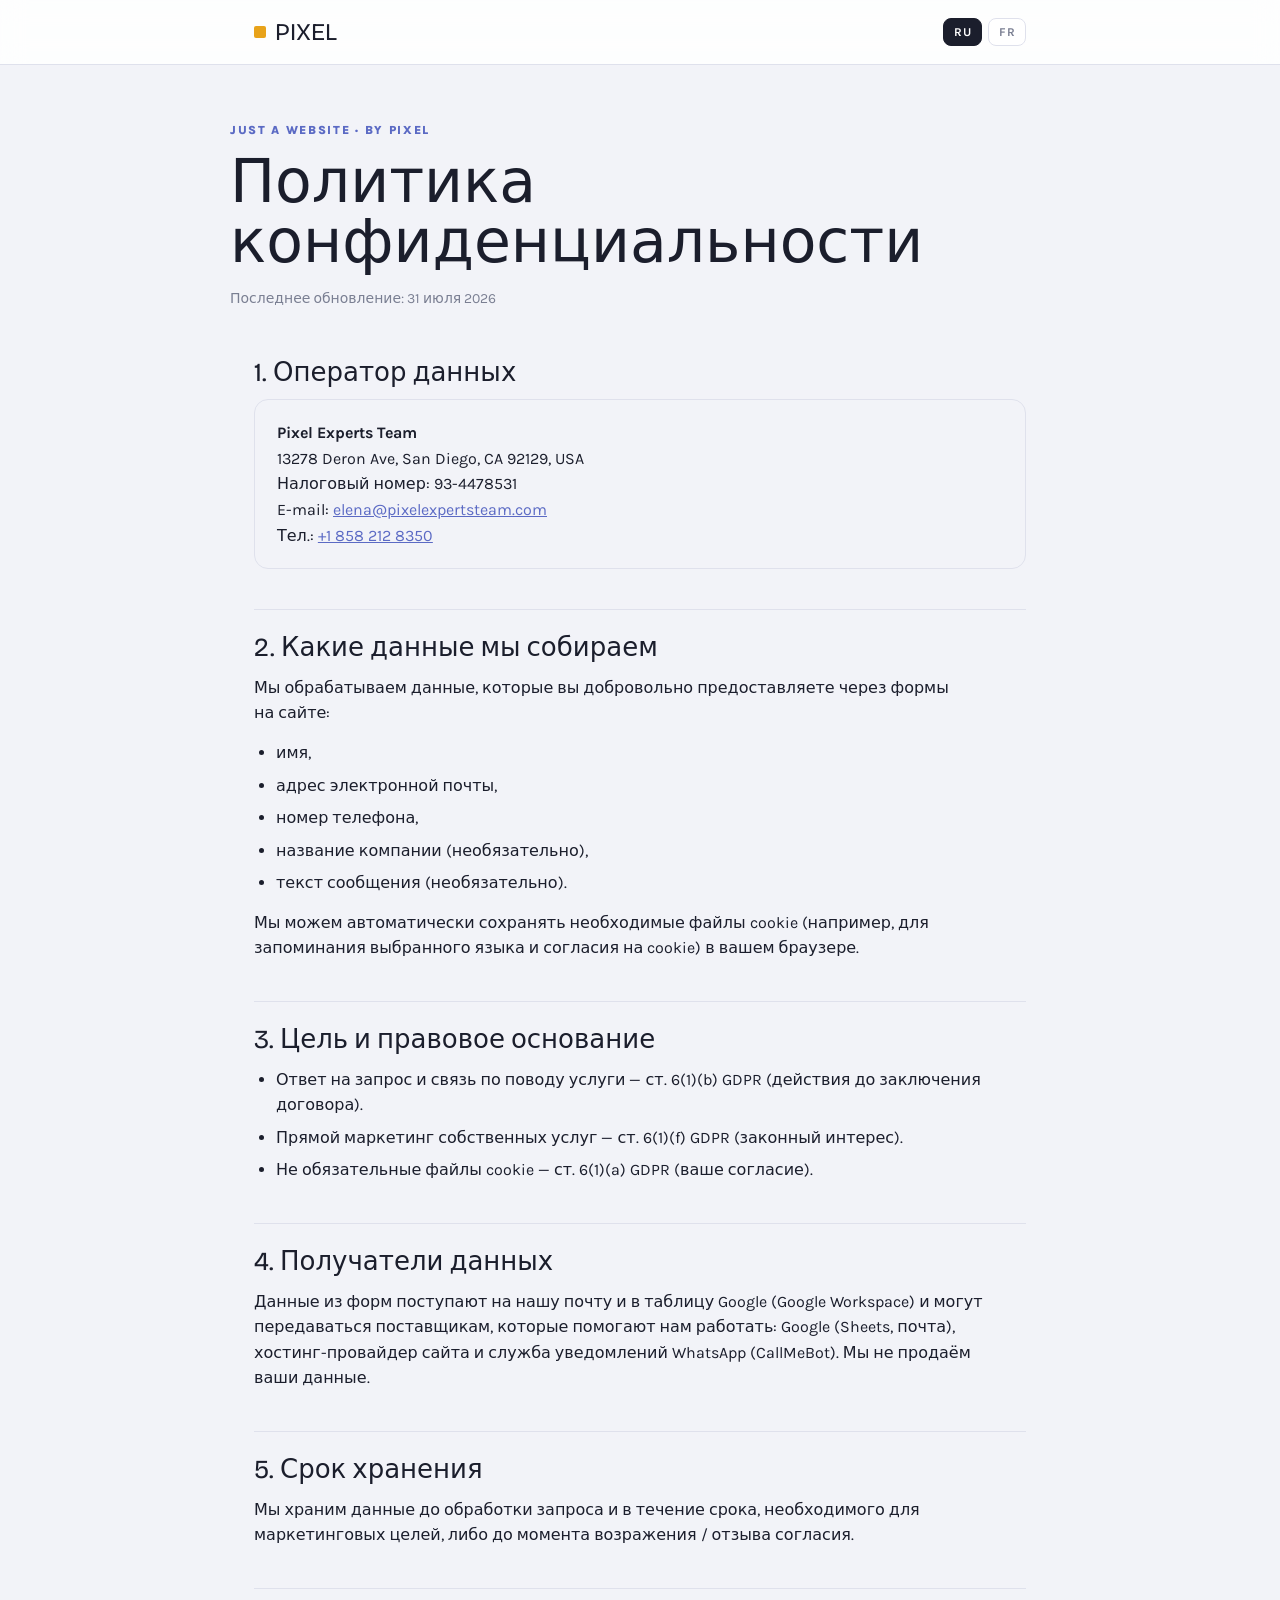
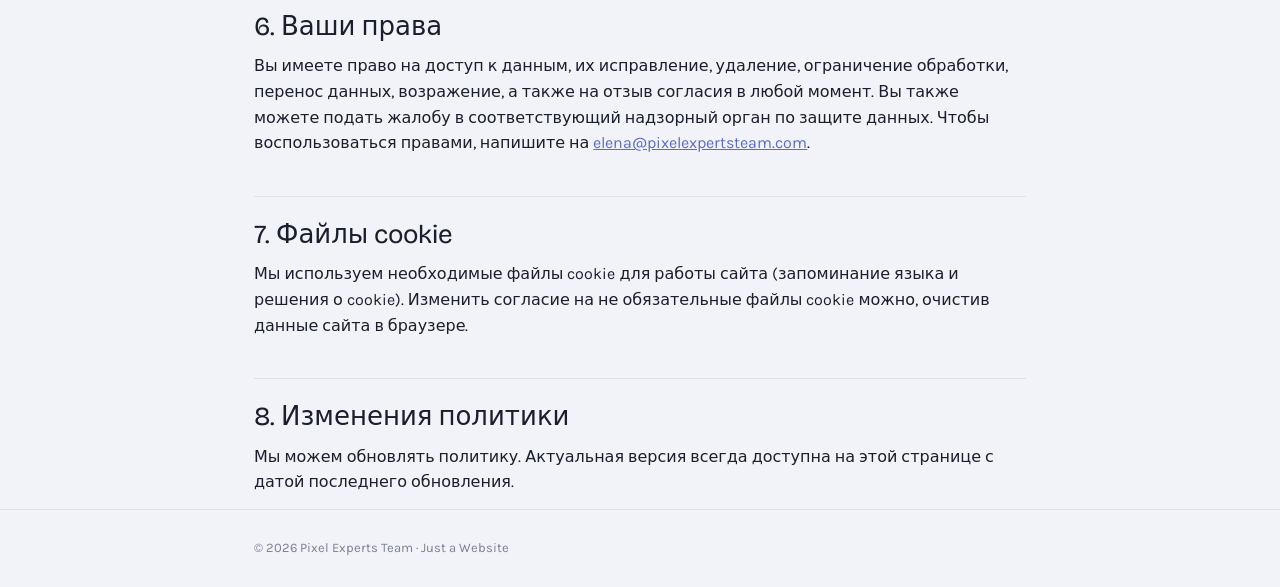
<file: privacy.html>
<!DOCTYPE html><html lang="ru"><head><meta charset="utf-8">
<meta name="viewport" content="width=device-width, initial-scale=1">
<script>
(function(){
  var GA_ID = 'G-C4Z8NGVTEC'; // ⬅️ замени на свой GA4 Measurement ID
  var c; try { c = localStorage.getItem('jaw_consent'); } catch(e) {}
  window.dataLayer = window.dataLayer || [];
  function gtag(){ dataLayer.push(arguments); }
  window.gtag = gtag;
  gtag('consent', 'default', { analytics_storage: c === 'all' ? 'granted' : 'denied', ad_storage: 'denied' });
  gtag('js', new Date());
  gtag('config', GA_ID, { anonymize_ip: true });
  window.jawTrack = function(name, params){ try { gtag('event', name, params || {}); } catch(e) {} };
  if (GA_ID && GA_ID.indexOf('XXXX') === -1) {
    var s = document.createElement('script');
    s.async = true; s.src = 'https://www.googletagmanager.com/gtag/js?id=' + GA_ID;
    document.head.appendChild(s);
  }
})();
</script>
<title>Политика конфиденциальности — Just a Website by Pixel</title>
<link rel="stylesheet" href="https://fonts.googleapis.com/css2?family=Bricolage+Grotesque:opsz,wght@12..96,400..800&family=Karla:wght@400;500;600;700;800&display=swap">
<style>
  :root{--blue:#5B6AC4;--blueDark:#454F9E;--ink:#1B1E2C;--muted:#7A7F92;--line:#DFE1EC;--bgAlt:#F2F3F8;--gold:#E8A31A;--display:'Bricolage Grotesque',system-ui,sans-serif;--body:'Karla',system-ui,sans-serif}
  *{box-sizing:border-box}
  body{margin:0;background:#F2F3F8;color:var(--ink);font-family:var(--body);-webkit-font-smoothing:antialiased;line-height:1.6}
  a{color:var(--blue)}a:hover{color:var(--blueDark)}
  .wrap{max-width:820px;margin:0 auto;padding:0 24px}
  header.top{position:sticky;top:0;z-index:10;background:rgba(255,255,255,.85);backdrop-filter:blur(12px);border-bottom:1px solid var(--line)}
  header.top .wrap{height:64px;display:flex;align-items:center;justify-content:space-between;gap:12px}
  .brand{display:flex;align-items:center;gap:9px}
  .sq{width:12px;height:12px;background:var(--gold);border-radius:2px}
  .brand b{font-family:var(--display);font-size:24px;font-weight:400}
  .back{font-size:14px;font-weight:700;text-decoration:none}
  .langs{display:flex;gap:6px}
  .langs button{font-family:var(--body);font-size:12px;font-weight:700;letter-spacing:.04em;text-transform:uppercase;padding:6px 10px;border-radius:8px;border:1px solid var(--line);background:#fff;color:var(--muted);cursor:pointer}
  .langs button.on{background:var(--ink);color:#fff;border-color:var(--ink)}
  .hero{padding:56px 0 8px}
  .eyebrow{font-size:12px;font-weight:800;letter-spacing:.14em;text-transform:uppercase;color:var(--blue);margin:0 0 12px}
  h1{font-family:var(--display);font-weight:400;font-size:clamp(38px,7vw,60px);line-height:1;margin:0}
  .upd{color:var(--muted);font-size:14px;margin:16px 0 0}
  main{padding:24px 0 96px}
  h2{font-family:var(--display);font-weight:400;font-size:26px;line-height:1.1;margin:40px 0 12px;padding-top:24px;border-top:1px solid var(--line)}
  h2:first-of-type{border-top:none;padding-top:0}
  p{margin:0 0 14px;text-wrap:pretty}
  ul{margin:0 0 14px;padding-left:22px}
  li{margin:0 0 7px}
  .card{background:var(--bgAlt);border:1px solid var(--line);border-radius:14px;padding:20px 22px;margin:8px 0 4px}
  .card p:last-child{margin-bottom:0}
  footer{border-top:1px solid var(--line);padding:28px 0;color:var(--muted);font-size:13px}
  .lang{display:none}.lang.on{display:block}
  .todo{color:var(--blueDark);background:#E7E9F7;border-radius:4px;padding:1px 5px;font-weight:600;font-size:.92em}
</style></head>
<body>
<header class="top"><div class="wrap">
  <a class="brand" href="index.html" style="text-decoration:none;color:inherit"><span class="sq"></span><b>PIXEL</b></a>
  <div class="langs">
    <button data-l="ru" class="on" onclick="setLang('ru')">RU</button>
    <button data-l="fr" onclick="setLang('fr')">FR</button>
  </div>
</div></header>

<!-- ============ РУССКИЙ ============ -->
<section class="lang on" data-l="ru">
  <div class="hero wrap">
    <p class="eyebrow">Just a Website · by Pixel</p>
    <h1>Политика конфиденциальности</h1>
    <p class="upd">Последнее обновление: 31 июля 2026</p>
  </div>
  <main class="wrap">
    <h2>1. Оператор данных</h2>
    <div class="card">
      <p><b>Pixel Experts Team</b><br>
      13278 Deron Ave, San Diego, CA 92129, USA<br>
      Налоговый номер: 93-4478531<br>
      E-mail: <a href="mailto:elena@pixelexpertsteam.com">elena@pixelexpertsteam.com</a><br>
      Тел.: <a href="tel:+18582128350">+1 858 212 8350</a></p>
    </div>
    <h2>2. Какие данные мы собираем</h2>
    <p>Мы обрабатываем данные, которые вы добровольно предоставляете через формы на сайте:</p>
    <ul>
      <li>имя,</li>
      <li>адрес электронной почты,</li>
      <li>номер телефона,</li>
      <li>название компании (необязательно),</li>
      <li>текст сообщения (необязательно).</li>
    </ul>
    <p>Мы можем автоматически сохранять необходимые файлы cookie (например, для запоминания выбранного языка и согласия на cookie) в вашем браузере.</p>
    <h2>3. Цель и правовое основание</h2>
    <ul>
      <li>Ответ на запрос и связь по поводу услуги — ст. 6(1)(b) GDPR (действия до заключения договора).</li>
      <li>Прямой маркетинг собственных услуг — ст. 6(1)(f) GDPR (законный интерес).</li>
      <li>Не обязательные файлы cookie — ст. 6(1)(a) GDPR (ваше согласие).</li>
    </ul>
    <h2>4. Получатели данных</h2>
    <p>Данные из форм поступают на нашу почту и в таблицу Google (Google Workspace) и могут передаваться поставщикам, которые помогают нам работать: Google (Sheets, почта), хостинг-провайдер сайта и служба уведомлений WhatsApp (CallMeBot). Мы не продаём ваши данные.</p>
    <h2>5. Срок хранения</h2>
    <p>Мы храним данные до обработки запроса и в течение срока, необходимого для маркетинговых целей, либо до момента возражения / отзыва согласия.</p>
    <h2>6. Ваши права</h2>
    <p>Вы имеете право на доступ к данным, их исправление, удаление, ограничение обработки, перенос данных, возражение, а также на отзыв согласия в любой момент. Вы также можете подать жалобу в соответствующий надзорный орган по защите данных. Чтобы воспользоваться правами, напишите на <a href="mailto:elena@pixelexpertsteam.com">elena@pixelexpertsteam.com</a>.</p>
    <h2>7. Файлы cookie</h2>
    <p>Мы используем необходимые файлы cookie для работы сайта (запоминание языка и решения о cookie). Изменить согласие на не обязательные файлы cookie можно, очистив данные сайта в браузере.</p>
    <h2>8. Изменения политики</h2>
    <p>Мы можем обновлять политику. Актуальная версия всегда доступна на этой странице с датой последнего обновления.</p>
  </main>
</section>

<!-- ============ FRANÇAIS ============ -->
<section class="lang" data-l="fr">
  <div class="hero wrap">
    <p class="eyebrow">Just a Website · by Pixel</p>
    <h1>Politique de confidentialité</h1>
    <p class="upd">Dernière mise à jour : 31 juillet 2026</p>
  </div>
  <main class="wrap">
    <h2>1. Responsable du traitement</h2>
    <div class="card">
      <p><b>Pixel Experts Team</b><br>
      13278 Deron Ave, San Diego, CA 92129, USA<br>
      N° d'identification : 93-4478531<br>
      E-mail : <a href="mailto:elena@pixelexpertsteam.com">elena@pixelexpertsteam.com</a><br>
      Tél. : <a href="tel:+18582128350">+1 858 212 8350</a></p>
    </div>
    <h2>2. Données collectées</h2>
    <p>Nous traitons les données que vous fournissez volontairement via les formulaires du site :</p>
    <ul>
      <li>nom,</li>
      <li>adresse e-mail,</li>
      <li>numéro de téléphone,</li>
      <li>nom de l'entreprise (facultatif),</li>
      <li>contenu du message (facultatif).</li>
    </ul>
    <p>Nous pouvons enregistrer des cookies essentiels (mémorisation de la langue et du choix de cookies) dans votre navigateur.</p>
    <h2>3. Finalité et base légale</h2>
    <ul>
      <li>Répondre à votre demande et vous contacter au sujet du service — art. 6(1)(b) RGPD (mesures précontractuelles).</li>
      <li>Marketing direct de nos propres services — art. 6(1)(f) RGPD (intérêt légitime).</li>
      <li>Cookies non essentiels — art. 6(1)(a) RGPD (votre consentement).</li>
    </ul>
    <h2>4. Destinataires</h2>
    <p>Les données des formulaires sont transmises à notre boîte e-mail et à une feuille Google (Google Workspace) et peuvent être partagées avec des prestataires qui nous aident : Google (Sheets, messagerie), notre hébergeur, et le service de notification WhatsApp (CallMeBot). Nous ne vendons pas vos données.</p>
    <h2>5. Durée de conservation</h2>
    <p>Nous conservons les données le temps nécessaire au traitement de votre demande et à des fins marketing, ou jusqu'à votre opposition / retrait du consentement.</p>
    <h2>6. Vos droits</h2>
    <p>Vous disposez d'un droit d'accès, de rectification, d'effacement, de limitation, de portabilité et d'opposition, et pouvez retirer votre consentement à tout moment. Vous pouvez également déposer une réclamation auprès de l'autorité polonaise de protection des données (UODO). Pour exercer vos droits, écrivez à <a href="mailto:elena@pixelexpertsteam.com">elena@pixelexpertsteam.com</a>.</p>
    <h2>7. Cookies</h2>
    <p>Nous utilisons des cookies essentiels au fonctionnement du site (mémorisation de la langue et de la décision cookies). Vous pouvez modifier votre consentement pour les cookies non essentiels en effaçant les données du site dans votre navigateur.</p>
    <h2>8. Modifications</h2>
    <p>Nous pouvons mettre à jour cette politique. La version en vigueur est toujours disponible sur cette page avec sa date de mise à jour.</p>
  </main>
</section>

<footer><div class="wrap">© 2026 Pixel Experts Team · Just a Website</div></footer>

<script>
  function setLang(l){
    document.querySelectorAll('.lang').forEach(s=>s.classList.toggle('on',s.dataset.l===l));
    document.querySelectorAll('.langs button').forEach(b=>b.classList.toggle('on',b.dataset.l===l));
    document.documentElement.lang=l;
    try{localStorage.setItem('jaw_lang',l);}catch(e){}
    window.scrollTo(0,0);
  }
  try{var s=localStorage.getItem('jaw_lang');if(s&&['ru','fr'].includes(s))setLang(s);}catch(e){}
</script>
</body></html>
</file>
